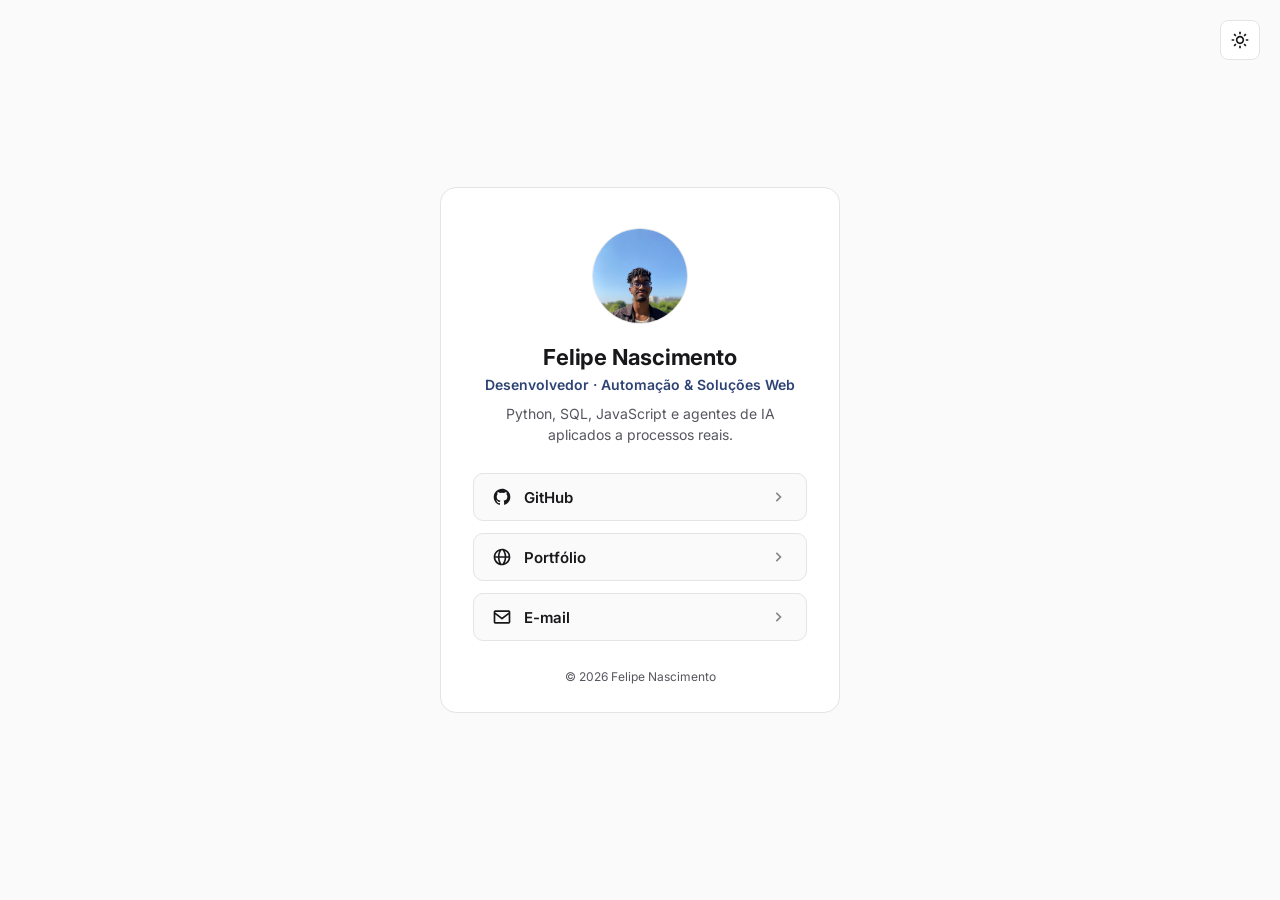
<file: dev-link/index.html>
<!DOCTYPE html>
<html lang="pt-BR">

<head>
    <meta charset="UTF-8">
    <meta name="viewport" content="width=device-width, initial-scale=1.0">
    <title>Felipe Nascimento — Links</title>
    <meta name="description" content="Links de Felipe Nascimento: GitHub e Portfólio.">
    <link rel="icon" type="image/jpeg" href="../assets/F_letter.jpeg">
    <link rel="preconnect" href="https://fonts.googleapis.com">
    <link rel="preconnect" href="https://fonts.gstatic.com" crossorigin>
    <link href="https://fonts.googleapis.com/css2?family=Inter:wght@400;500;600;700;800&display=swap" rel="stylesheet">
    <link rel="stylesheet" href="style.css">
</head>

<body>
    <button type="button" class="theme-toggle" id="theme-toggle" aria-label="Alternar tema claro/escuro" aria-pressed="false">
        <svg class="icon icon-sun" viewBox="0 0 24 24" aria-hidden="true"><path fill="currentColor" d="M6.993 12c0 2.761 2.246 5.007 5.007 5.007s5.007-2.246 5.007-5.007S14.761 6.993 12 6.993 6.993 9.239 6.993 12zM12 8.993c1.658 0 3.007 1.349 3.007 3.007S13.658 15.007 12 15.007 8.993 13.658 8.993 12 10.342 8.993 12 8.993zM10.998 19h2v3h-2zm0-17h2v3h-2zm-9 9h3v2h-3zm17 0h3v2h-3zM4.219 18.363l2.12-2.122 1.415 1.414-2.12 2.122zM16.24 6.344l2.122-2.122 1.414 1.414-2.122 2.122zM6.342 7.759 4.22 5.637l1.415-1.414 2.12 2.122zm13.434 10.605-1.414 1.414-2.122-2.122 1.414-1.414z"/></svg>
        <svg class="icon icon-moon" viewBox="0 0 24 24" aria-hidden="true"><path fill="currentColor" d="M20.742 13.045a8.088 8.088 0 0 1-2.077.271c-2.135 0-4.14-.83-5.646-2.336a8.025 8.025 0 0 1-2.064-7.723A1 1 0 0 0 9.73 2.034a10.014 10.014 0 0 0-4.489 2.582c-3.898 3.898-3.898 10.243 0 14.143a9.937 9.937 0 0 0 7.072 2.93 9.93 9.93 0 0 0 7.07-2.929 10.007 10.007 0 0 0 2.583-4.491 1.001 1.001 0 0 0-1.224-1.224zm-2.772 4.301a7.947 7.947 0 0 1-5.656 2.343 7.953 7.953 0 0 1-5.658-2.344c-3.118-3.119-3.118-8.195 0-11.314a7.923 7.923 0 0 1 2.06-1.483 10.027 10.027 0 0 0 2.89 7.848 9.972 9.972 0 0 0 7.848 2.891 8.036 8.036 0 0 1-1.484 2.059z"/></svg>
    </button>

    <main class="card">
        <img class="avatar" src="../assets/felipe-nascimento.jpg" alt="Foto de Felipe Nascimento">

        <h1>Felipe Nascimento</h1>
        <p class="role">Desenvolvedor &middot; Automação &amp; Soluções Web</p>
        <p class="bio">Python, SQL, JavaScript e agentes de IA aplicados a processos reais.</p>

        <nav class="links">
            <a class="link-btn" href="https://github.com/souzalipe" target="_blank" rel="noopener noreferrer">
                <svg class="icon" viewBox="0 0 24 24" aria-hidden="true"><path fill="currentColor" fill-rule="evenodd" clip-rule="evenodd" d="M12.026 2c-5.509 0-9.974 4.465-9.974 9.974 0 4.406 2.857 8.145 6.821 9.465.499.09.679-.217.679-.481 0-.237-.008-.865-.011-1.696-2.775.602-3.361-1.338-3.361-1.338-.452-1.152-1.107-1.459-1.107-1.459-.905-.619.069-.605.069-.605 1.002.07 1.527 1.028 1.527 1.028.89 1.524 2.336 1.084 2.902.829.091-.645.351-1.085.635-1.334-2.214-.251-4.542-1.107-4.542-4.93 0-1.087.389-1.979 1.024-2.675-.101-.253-.446-1.268.099-2.64 0 0 .837-.269 2.742 1.021a9.582 9.582 0 0 1 2.496-.336 9.554 9.554 0 0 1 2.496.336c1.906-1.291 2.742-1.021 2.742-1.021.545 1.372.203 2.387.099 2.64.64.696 1.024 1.587 1.024 2.675 0 3.833-2.33 4.675-4.552 4.922.355.308.675.916.675 1.846 0 1.334-.012 2.41-.012 2.737 0 .267.178.577.687.479C19.146 20.115 22 16.379 22 11.974 22 6.465 17.535 2 12.026 2z"/></svg>
                <span>GitHub</span>
                <svg class="icon arrow" viewBox="0 0 24 24" aria-hidden="true"><path fill="currentColor" d="M10.707 17.707 16.414 12l-5.707-5.707-1.414 1.414L13.586 12l-4.293 4.293z"/></svg>
            </a>

            <a class="link-btn" href="https://souzalipe.github.io/Portifolio_2026/" target="_blank" rel="noopener noreferrer">
                <svg class="icon" viewBox="0 0 24 24" aria-hidden="true"><path fill="currentColor" d="M12 2C6.486 2 2 6.486 2 12s4.486 10 10 10 10-4.486 10-10S17.514 2 12 2zm7.931 9h-2.764a14.67 14.67 0 0 0-1.792-6.243A8.013 8.013 0 0 1 19.931 11zM12.53 4.027c1.035 1.364 2.427 3.78 2.627 6.973H9.03c.139-2.596.994-5.028 2.451-6.974.172-.01.344-.026.519-.026.179 0 .354.016.53.027zm-3.842.7C7.704 6.618 7.136 8.762 7.03 11H4.069a8.013 8.013 0 0 1 4.619-6.273zM4.069 13h2.974c.136 2.379.665 4.478 1.556 6.23A8.01 8.01 0 0 1 4.069 13zm7.381 6.973C10.049 18.275 9.222 15.896 9.041 13h6.113c-.208 2.773-1.117 5.196-2.603 6.972-.182.012-.364.028-.551.028-.186 0-.367-.016-.55-.027zm4.011-.772c.955-1.794 1.538-3.901 1.691-6.201h2.778a8.005 8.005 0 0 1-4.469 6.201z"/></svg>
                <span>Portfólio</span>
                <svg class="icon arrow" viewBox="0 0 24 24" aria-hidden="true"><path fill="currentColor" d="M10.707 17.707 16.414 12l-5.707-5.707-1.414 1.414L13.586 12l-4.293 4.293z"/></svg>
            </a>

            <a class="link-btn" href="mailto:fn23886@gmail.com">
                <svg class="icon" viewBox="0 0 24 24" aria-hidden="true"><path fill="currentColor" d="M20 4H4c-1.103 0-2 .897-2 2v12c0 1.103.897 2 2 2h16c1.103 0 2-.897 2-2V6c0-1.103-.897-2-2-2zm0 2v.511l-8 6.223-8-6.222V6h16zM4 18V9.044l7.386 5.745a.994.994 0 0 0 1.228 0L20 9.044 20.002 18H4z"/></svg>
                <span>E-mail</span>
                <svg class="icon arrow" viewBox="0 0 24 24" aria-hidden="true"><path fill="currentColor" d="M10.707 17.707 16.414 12l-5.707-5.707-1.414 1.414L13.586 12l-4.293 4.293z"/></svg>
            </a>
        </nav>

        <footer>
            <p>&copy; 2026 Felipe Nascimento</p>
        </footer>
    </main>

    <script src="script.js"></script>
</body>

</html>
</file>
<file: dev-link/style.css>
* {
    margin: 0;
    padding: 0;
    box-sizing: border-box;
    font-family: "Inter", -apple-system, BlinkMacSystemFont, "Segoe UI", sans-serif;
}

:root {
    --bg: #FAFAFA;
    --surface: #FFFFFF;
    --border: #E4E4E7;
    --text: #18181B;
    --text-secondary: #56565F;
    --accent: #2E4374;
    --accent-strong: #1C2C50;
}

[data-theme="dark"] {
    --bg: #0B0D12;
    --surface: #12151C;
    --border: #262B36;
    --text: #E7E7EA;
    --text-secondary: #9A9AA6;
    --accent: #7C9CF5;
    --accent-strong: #A9BEFB;
}

html,
body {
    height: 100%;
}

body {
    background-color: var(--bg);
    color: var(--text);
    min-height: 100vh;
    display: flex;
    align-items: center;
    justify-content: center;
    padding: 40px 20px;
    transition: background-color 0.25s ease, color 0.25s ease;
}

.theme-toggle {
    position: fixed;
    top: 20px;
    right: 20px;
    display: inline-flex;
    align-items: center;
    justify-content: center;
    width: 40px;
    height: 40px;
    border-radius: 8px;
    border: 1px solid var(--border);
    background-color: var(--surface);
    color: var(--text);
    cursor: pointer;
    z-index: 10;
    transition: border-color 0.2s ease, color 0.2s ease;
}

.theme-toggle:hover {
    border-color: var(--accent);
    color: var(--accent);
}

.icon {
    width: 20px;
    height: 20px;
}

.theme-toggle .icon-moon {
    display: none;
}

[data-theme="dark"] .theme-toggle .icon-sun {
    display: none;
}

[data-theme="dark"] .theme-toggle .icon-moon {
    display: block;
}

.card {
    width: 100%;
    max-width: 400px;
    background-color: var(--surface);
    border: 1px solid var(--border);
    border-radius: 16px;
    padding: 40px 32px 28px;
    text-align: center;
    display: flex;
    flex-direction: column;
    align-items: center;
}

.avatar {
    width: 96px;
    height: 96px;
    border-radius: 50%;
    object-fit: cover;
    object-position: top;
    border: 1px solid var(--border);
    margin-bottom: 20px;
}

h1 {
    font-size: 22px;
    font-weight: 700;
    letter-spacing: -0.01em;
    margin-bottom: 6px;
}

.role {
    font-size: 14px;
    font-weight: 600;
    color: var(--accent);
    margin-bottom: 10px;
}

.bio {
    font-size: 14px;
    color: var(--text-secondary);
    line-height: 1.5;
    margin-bottom: 28px;
    max-width: 300px;
}

.links {
    width: 100%;
    display: flex;
    flex-direction: column;
    gap: 12px;
    margin-bottom: 28px;
}

.link-btn {
    display: flex;
    align-items: center;
    gap: 12px;
    width: 100%;
    padding: 13px 18px;
    background-color: var(--bg);
    border: 1px solid var(--border);
    color: var(--text);
    text-decoration: none;
    font-size: 15px;
    font-weight: 600;
    border-radius: 10px;
    transition: border-color 0.2s ease, transform 0.15s ease;
}

.link-btn span {
    flex: 1;
    text-align: left;
}

.link-btn .arrow {
    opacity: 0.5;
    transition: transform 0.2s ease, opacity 0.2s ease;
}

.link-btn:hover {
    border-color: var(--accent);
    transform: translateY(-2px);
}

.link-btn:hover .arrow {
    transform: translateX(3px);
    opacity: 1;
}

.link-btn:active {
    transform: translateY(0);
}

footer p {
    font-size: 12px;
    color: var(--text-secondary);
}

@media (max-width: 480px) {
    .card {
        padding: 32px 22px 22px;
    }

    .theme-toggle {
        top: 16px;
        right: 16px;
    }
}
</file>
